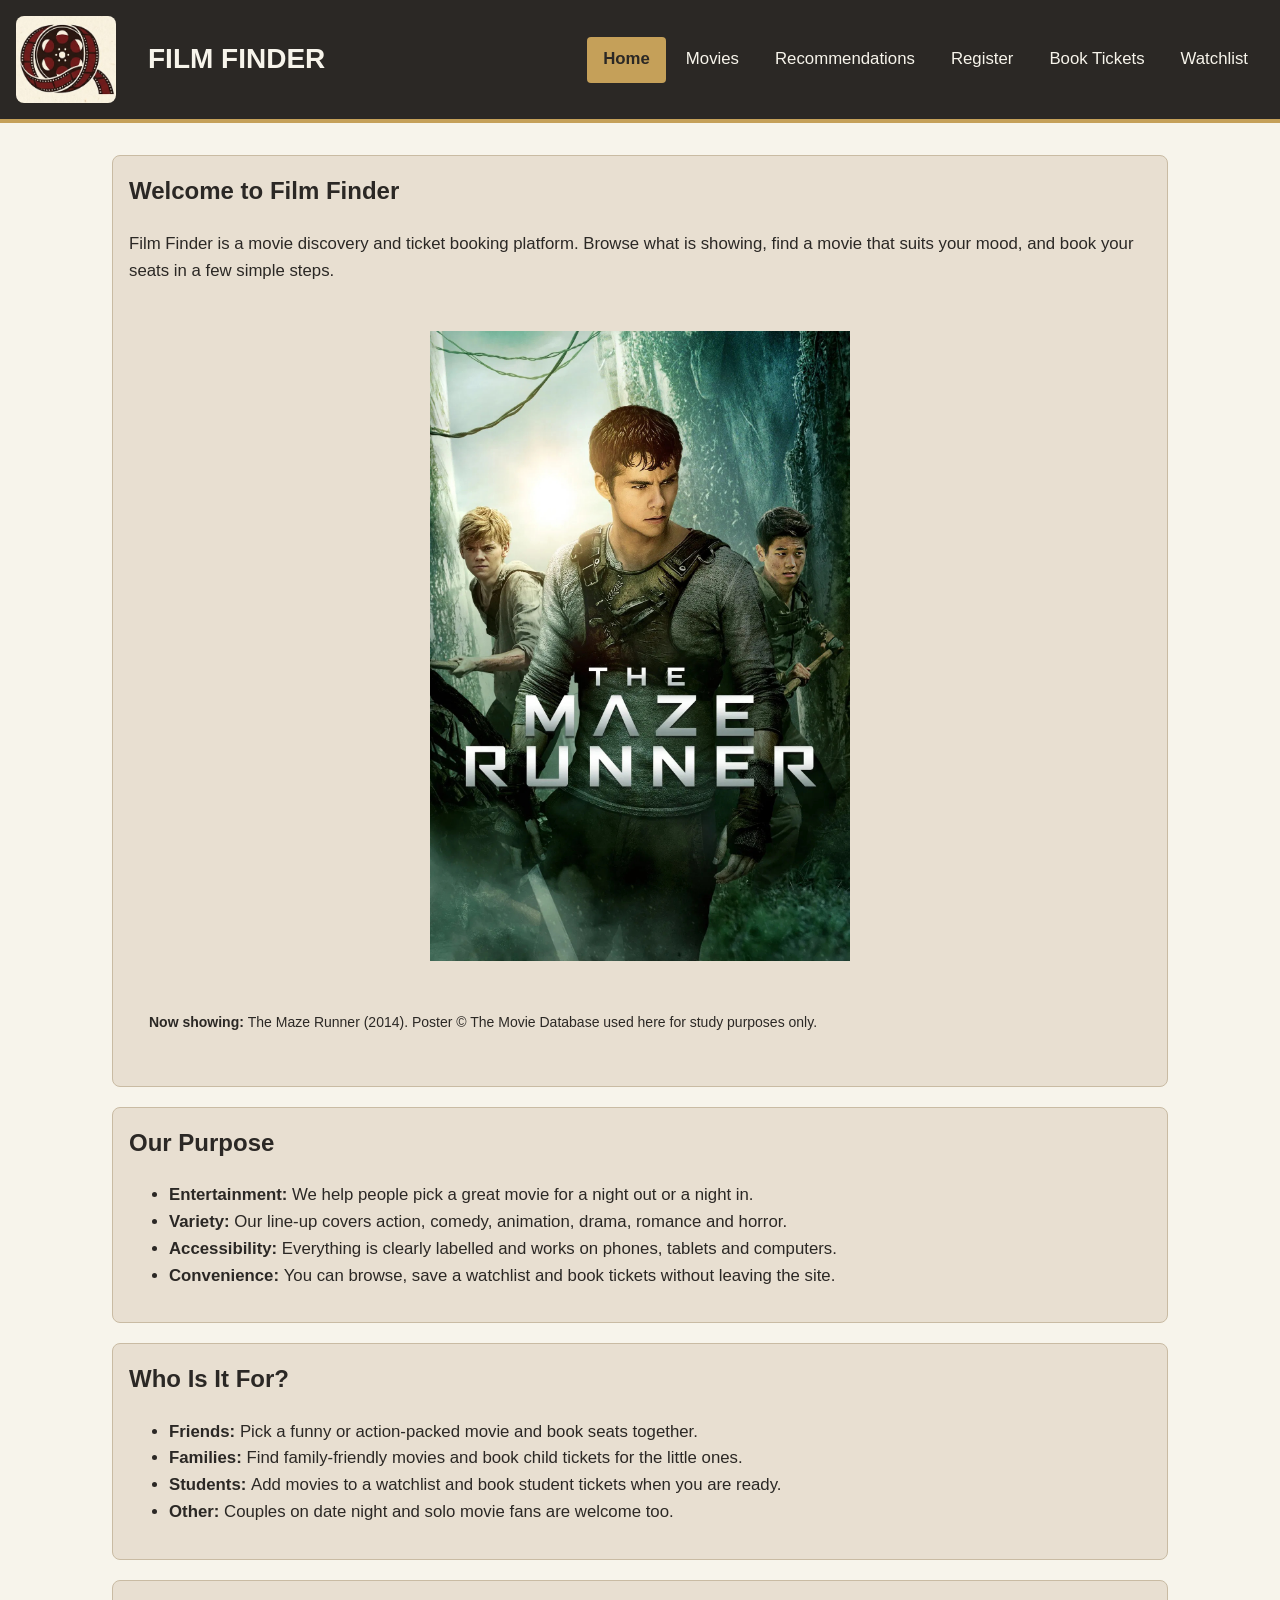
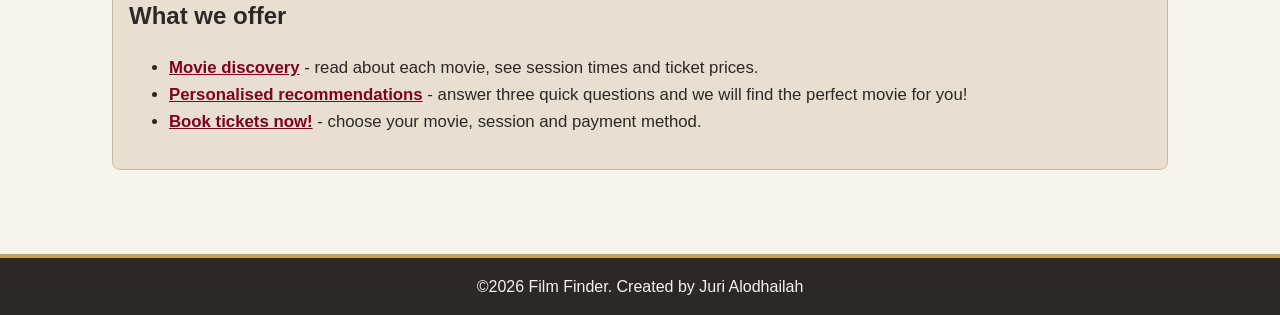
<file: index.html>
<!DOCTYPE html>
<html lang="en">
<head>
    <meta charset="UTF-8">
    <meta name="viewport" content="width=device-width, initial-scale=1.0">
    <meta name="description" content="Film Finder is a movie discovery and ticket booking website. Browse what is showing, get a recommendation and book your seats online.">
    <meta name="keywords" content="movies tickets booking">
    <meta name="author" content="Juri Alodhailah">
    
    <title>HOME | FILM FINDER</title>
    <!-- css and scripts are linked on every page -->
    <link rel="stylesheet" href="css/style.css">
    <script src="js/jquery.min.js"></script>
    <script src="js/script.js"></script>
</head>

<body>
    <!-- HEADER - logo, site name and main navigation (same on every page) -->
    <header>
        <img src="images/logo.png" alt="Film Finder logo">
        <h1>FILM FINDER</h1>

        <nav>
            <ul>
                <!-- class="active" highlights the page the user is on -->
                <li><a href="index.html" class="active">Home</a></li>
                <li><a href="movies.html">Movies</a></li>
                <li><a href="recommend.html">Recommendations</a></li>
                <li><a href="register.html">Register</a></li>
                <li><a href="booking.html">Book Tickets</a></li>
                <li><a href="watchlist.html">Watchlist</a></li>
            </ul>
        </nav>
    </header>

    <main>
        <section id="intro">
            <!-- welcome section with page image -->
            <h2>Welcome to Film Finder</h2>
            <p>Film Finder is a movie discovery and ticket booking platform. 
                Browse what is showing, find a movie that suits your 
                mood, and book your seats in a few simple steps.</p>

            <figure>
                <img src="images/movie1.jpg" alt="Movie poster for The Maze Runner showing 3 teenage boys between stone walls and vines">
                <figcaption><strong>Now showing: </strong>The Maze Runner (2014). Poster &copy; The Movie Database used here for study purposes only.</figcaption>
            </figure>
        </section>

        
        <!-- purpose and values of the platform -->
        <section id="purpose">
            <h2>Our Purpose </h2>
            <ul>
                <li><strong>Entertainment: </strong>We help people pick a great movie for a night out or a night in.</li>
                <li><strong>Variety: </strong>Our line-up covers action, comedy, animation, drama, romance and horror.</li>
                <li><strong>Accessibility: </strong>Everything is clearly labelled and works on phones, tablets and computers.</li>
                <li><strong>Convenience: </strong>You can browse, save a watchlist and book tickets without leaving the site.</li>
            </ul>
        </section>


        <!-- target users -->
        <section id="users">
            <h2>Who Is It For?</h2>
            <ul>
                <li><strong>Friends: </strong>Pick a funny or action-packed movie and book seats together.</li>
                <li><strong>Families: </strong>Find family-friendly movies and book child tickets for the little ones.</li>
                <li><strong>Students: </strong>Add movies to a watchlist and book student tickets when you are ready.</li>
                <li><strong>Other: </strong>Couples on date night and solo movie fans are welcome too.</li>
            </ul>
        </section>


        <!-- services, each linked to its page -->
        <section id="services">
            <h2>What we offer</h2>
            <ul>
                <li><a href="movies.html"><strong>Movie discovery</strong></a> - read about each movie, see session times and ticket prices.</li>
                <li><a href="recommend.html"><strong>Personalised recommendations</strong></a> - answer three quick questions and we will find the perfect movie for you!</li>
                <li><a href="booking.html"><strong>Book tickets now!</strong></a> - choose your movie, session and payment method.</li>             
            </ul>
        </section>
    </main>

    <!-- footer -->
    <footer>
        <p>&copy;2026 Film Finder. Created by Juri Alodhailah</p>
    </footer>

</body>
</html>
</file>
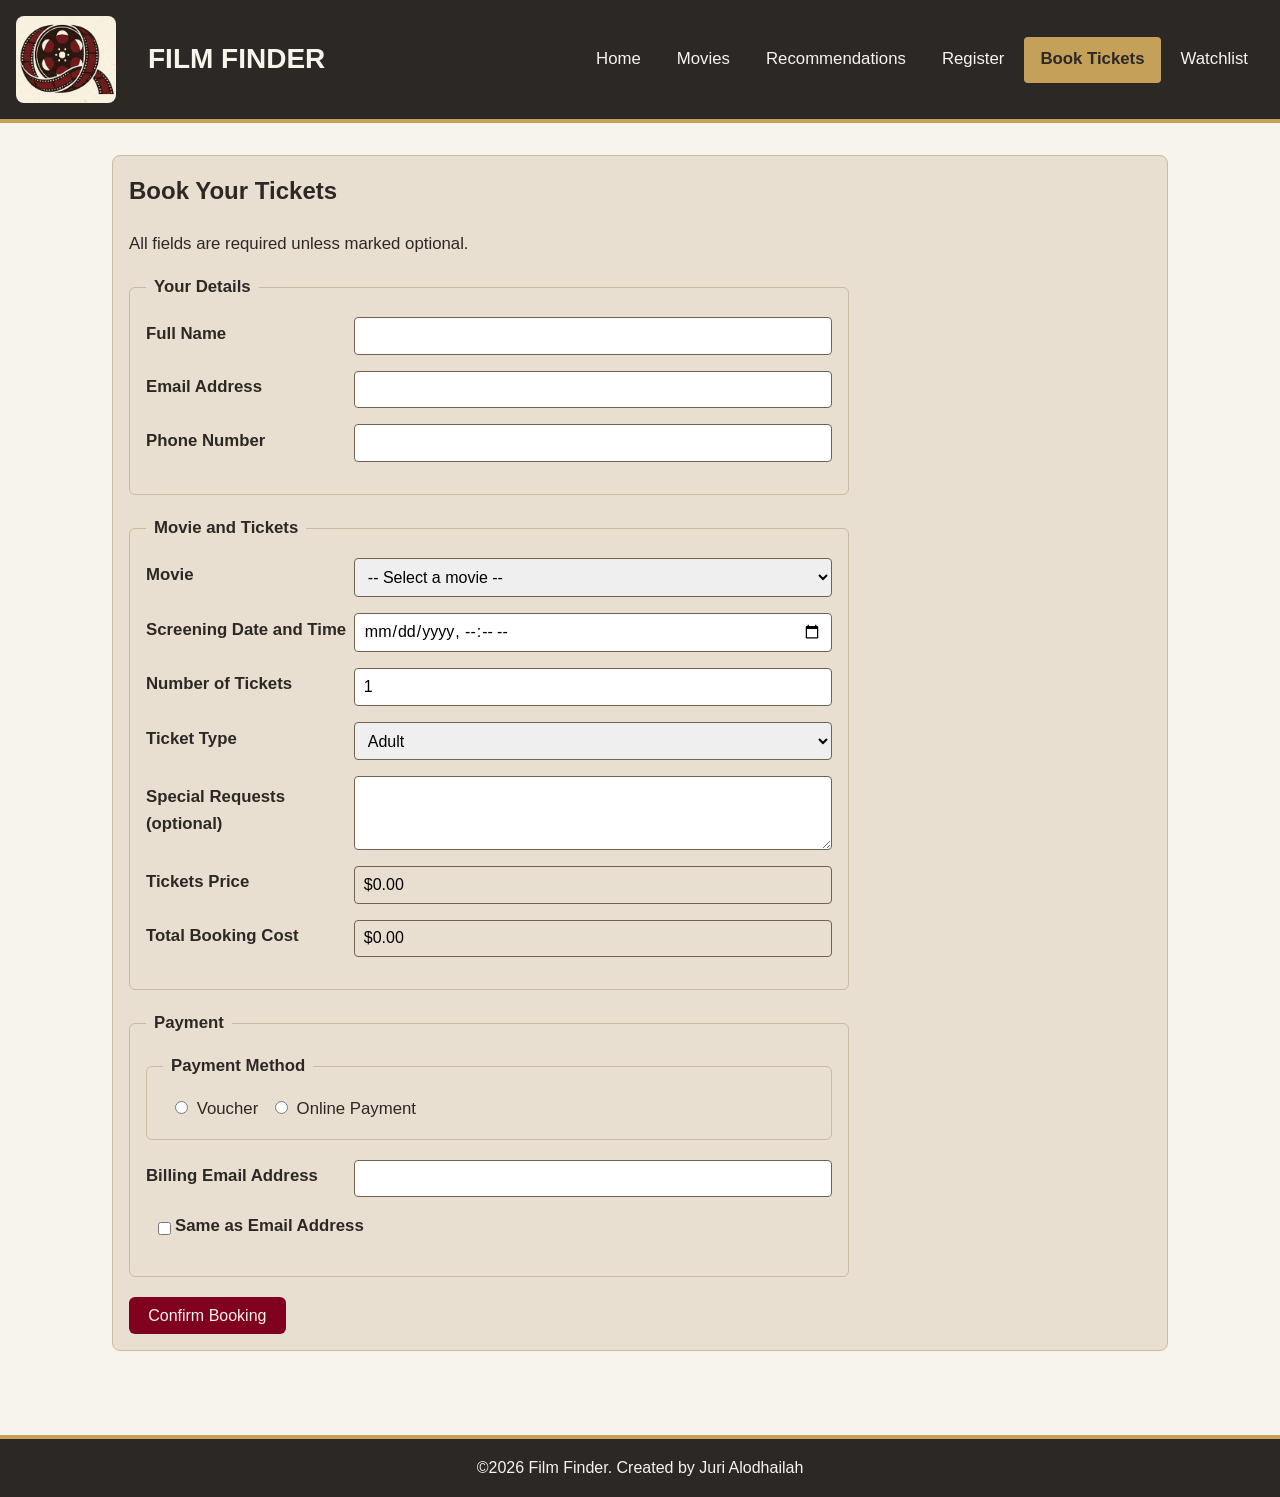
<file: booking.html>
<!DOCTYPE html>
<html lang="en">
<head>
    <meta charset="UTF-8">
    <meta name="viewport" content="width=device-width, initial-scale=1.0">
    <meta name="description" content="Book movie tickets online. Choose a movie, screening time, ticket type and pay by voucher or online payment.">
    <meta name="keywords" content="movies tickets booking">
    <meta name="author" content="Juri Alodhailah">
    
    <title>BOOK TICKETS | FILM FINDER</title>
    <!-- css and scripts are linked on every page -->
    <link rel="stylesheet" href="css/style.css">
    <script src="js/jquery.min.js"></script>
    <script src="js/script.js"></script>
</head>

<body>
    <!-- HEADER - logo, site name and main navigation (same on every page) -->
    <header>
        <img src="images/logo.png" alt="Film Finder logo">
        <h1>FILM FINDER</h1>

        <nav>
            <ul>
                <!-- class="active" highlights the page the user is on -->
                <li><a href="index.html">Home</a></li>
                <li><a href="movies.html">Movies</a></li>
                <li><a href="recommend.html">Recommendations</a></li>
                <li><a href="register.html">Register</a></li>
                <li><a href="booking.html" class="active">Book Tickets</a></li>
                <li><a href="watchlist.html">Watchlist</a></li>
            </ul>
        </nav>
    </header>

    <main>
        <section>
            <h2>Book Your Tickets</h2>
            <p>All fields are required unless marked optional.</p>

            <!-- novalidate turns off the browser's own checks so script.js can validate instead -->           
            <form id="bookingForm" method="post" action="http://mercury.swin.edu.au/it000000/cos10005/regtest.php" novalidate>
                
                <!-- customer details -->               
                <fieldset>
                    <legend>Your Details</legend>

                    <div class="form-row">
                        <label for="fullName">Full Name</label>
                        <input type="text" id="fullName" name="fullName">
                    </div>

                    <!--rule: valid email format-->
                    <div class="form-row">
                        <label for="email">Email Address</label>
                        <input type="text" id="email" name="email">
                    </div>

                    <!--rule: digits only, 10-->
                    <div class="form-row">
                        <label for="phone">Phone Number</label>
                        <input type="tel" id="phone" name="phone">
                    </div>
                </fieldset>

                <!-- movie, session and ticket details -->
                <fieldset>
                    <legend>Movie and Tickets</legend>

                    <!-- the options in this dropdown are loaded from movies.xml by script.js -->
                    <div class="form-row">
                        <label for="movie">Movie</label>
                        <select name="movie" id="movie">
                            <option value="">-- Select a movie --</option>
                        </select>
                        <!-- shown only if movies.xml cannot be loaded -->
                        <span class="error" id="movieError"></span>
                    </div>

                    <!-- rule: must not be in the past -->
                    <div class="form-row">
                        <label for="screening">Screening Date and Time</label>
                        <input type="datetime-local" id="screening" name="screening">
                    </div>

                    <!-- rule: must be greater than 0 -->
                    <div class="form-row">
                        <label for="tickets">Number of Tickets</label>
                        <input type="number" id="tickets" name="tickets" value="1" min="1">
                    </div>

                    <div class="form-row">
                        <label for="ticketType">Ticket Type</label>
                        <select name="ticketType" id="ticketType">
                            <option value="Adult">Adult</option>
                            <option value="Child">Child</option>
                            <option value="Student">Student</option>
                        </select>
                    </div>

                    <!-- optional field, so it is not validated -->
                    <div class="form-row">
                        <label for="requests">Special Requests (optional)</label>
                        <textarea name="requests" id="requests" rows="3"></textarea>
                    </div>

                    <!-- read-only: script.js works these out from the movie and number of tickets -->
                    <div class="form-row">
                        <label for="price">Tickets Price</label>
                        <input type="text" id="price" name="price" value="$0.00" readonly>
                    </div>

                    <div class="form-row">
                        <label for="totalCost">Total Booking Cost</label>
                        <input type="text" id="totalCost" name="totalCost" value="$0.00" readonly>
                    </div>
                </fieldset>

                <!-- payment details -->
                <fieldset>
                    <legend>Payment</legend>

                    <!-- payment method: the choice decides which fields below are shown -->
                    <fieldset>
                        <legend>Payment Method</legend>
                        <input type="radio" id="payVoucher" name="payment" value="Voucher">
                        <label for="payVoucher">Voucher</label>

                        <input type="radio" id="payOnline" name="payment" value="Online">
                        <label for="payOnline">Online Payment</label>
                    </fieldset>

                    <!-- shown only when Voucher is selected (12 digits, not validated) -->
                    <div id="voucherSection" class="hidden">
                        <div class="form-row">
                            <label for="voucherCode">Voucher Code (12 digits)</label>
                            <input type="text" id="voucherCode" name="voucherCode" maxlength="12">
                        </div>
                    </div>

                    <!-- shown only when Online Payment is selected -->
                    <div id="cardSection" class="hidden">
                        <div class="form-row">
                            <label for="cardType">Card Type</label>
                            <select name="cardType" id="cardType">
                                <option value="Visa">Visa</option>
                                <option value="Mastercard">Mastercard</option>
                                <option value="Amex">Amex</option>
                            </select>
                        </div>

                        <!-- rule: digits only, 16 for Visa/Mastercard, 15 for Amex -->
                        <div class="form-row">
                            <label for="cardNumber">Card Number</label>
                            <input type="text" id="cardNumber" name="cardNumber">
                        </div>
                    </div>

                        <!-- billing email: the checkbox copies the email above into this field -->
                        <div class="form-row">
                            <label for="billingEmail">Billing Email Address</label>
                            <input type="text" id="billingEmail" name="billingEmail">
                        </div>

                        <div class="form-row">
                            <input type="checkbox" id="sameEmail" name="sameEmail">
                            <label for="sameEmail">Same as Email Address</label>
                        </div>
                </fieldset>
                <button type="submit">Confirm Booking</button>
            </form>
        </section>
    </main>

    <!-- footer-->
    <footer>
        <p>&copy;2026 Film Finder. Created by Juri Alodhailah</p>
    </footer>

</body>
</html>
</file>
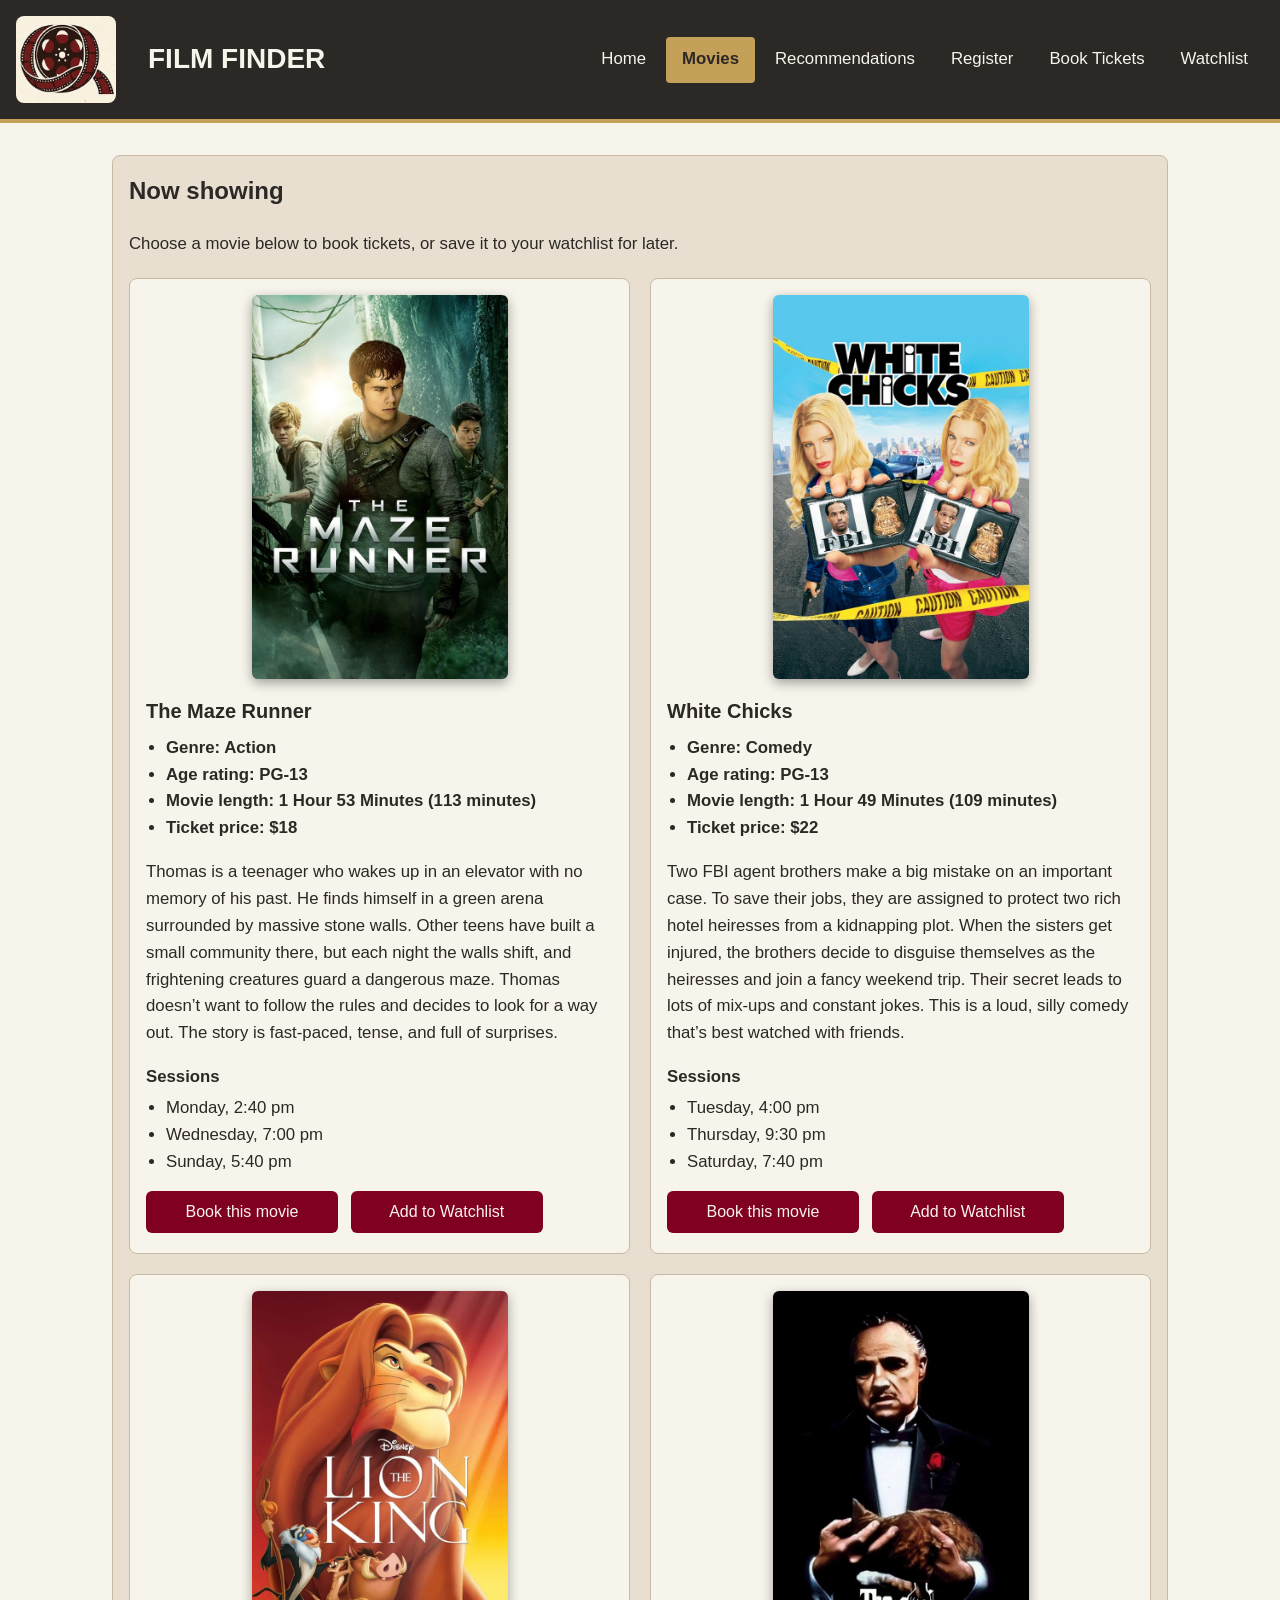
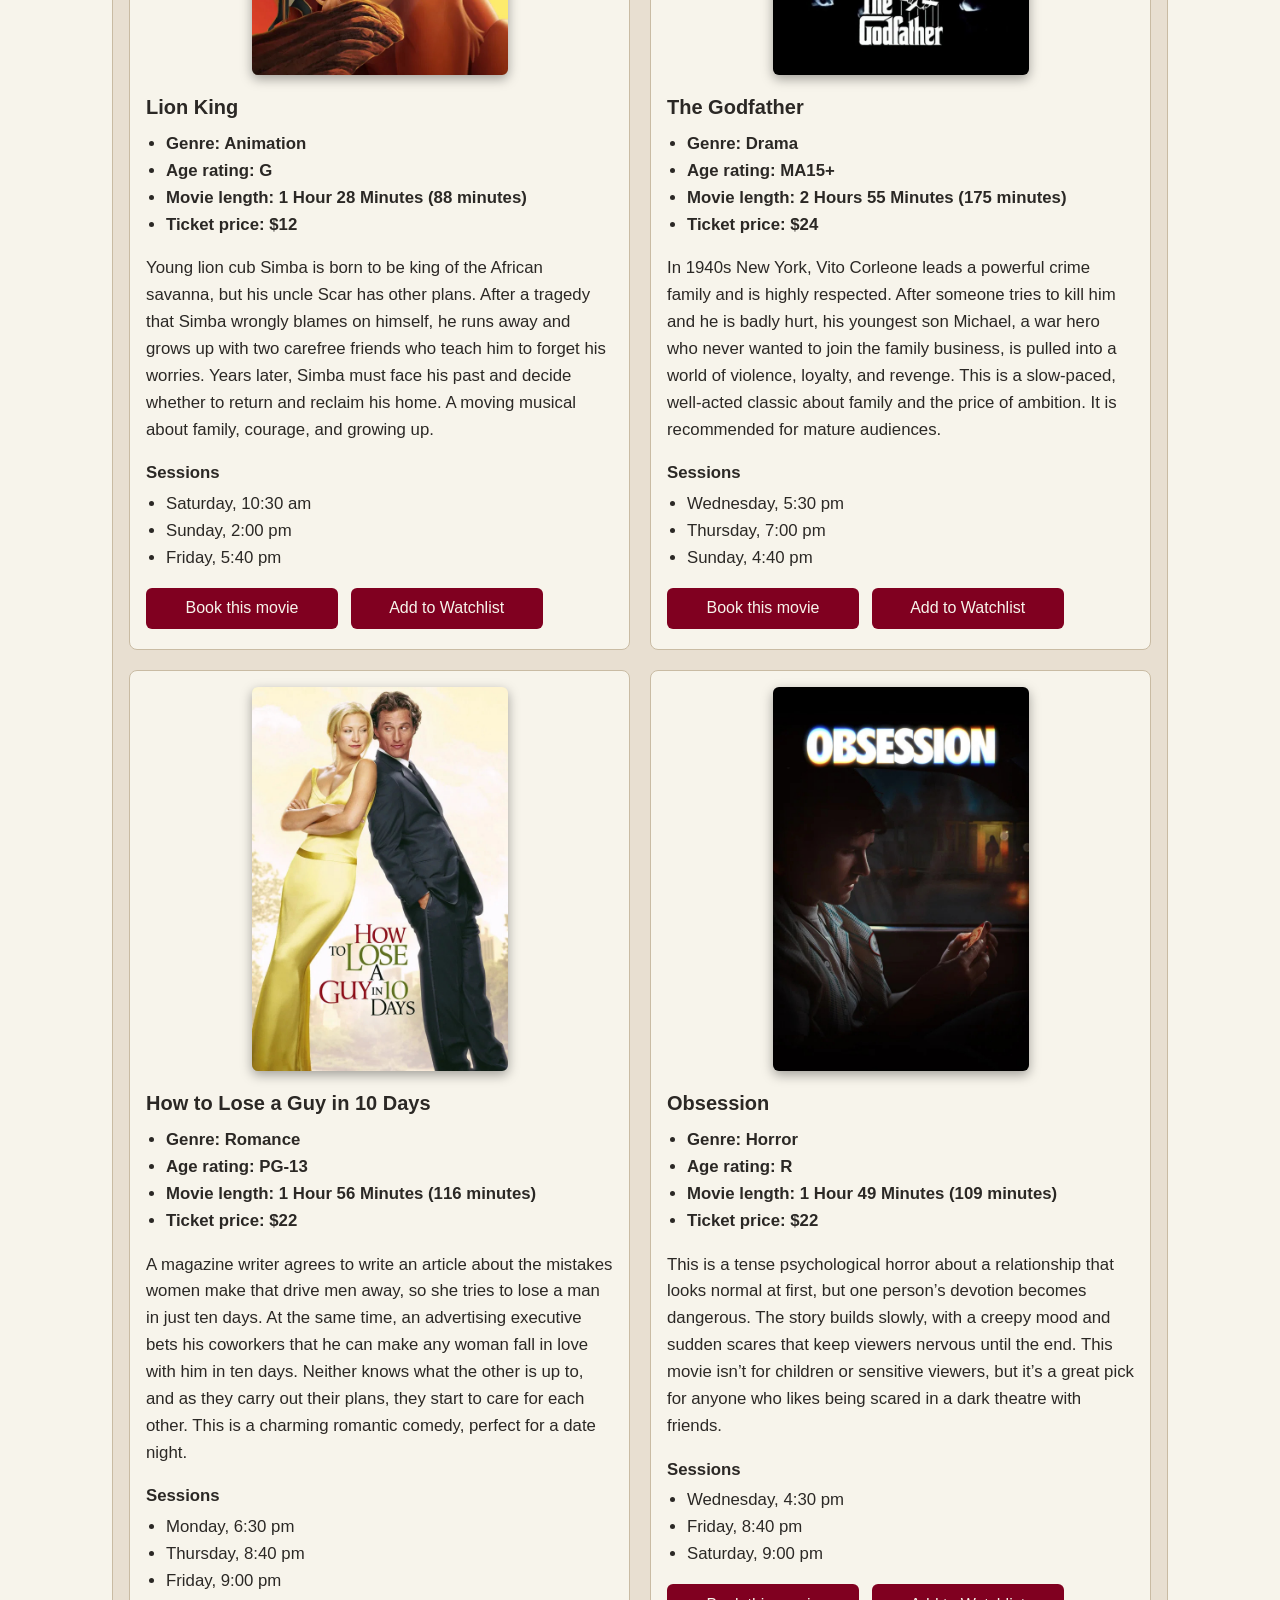
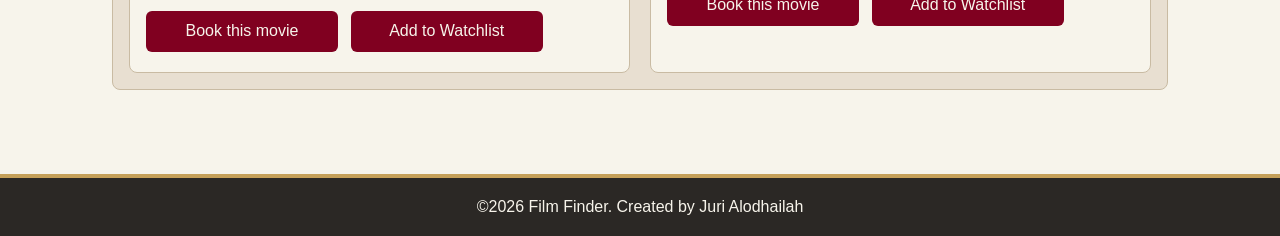
<file: movies.html>
<!DOCTYPE html>
<html lang="en">
<head>
    <meta charset="UTF-8">
    <meta name="viewport" content="width=device-width, initial-scale=1.0">
    <meta name="description" content="Browse the movies now showing, with session times and ticket prices.">
    <meta name="keywords" content="movies tickets booking">
    <meta name="author" content="Juri Alodhailah">
    
    <title>MOVIES | FILM FINDER</title>
    <!-- css and scripts are linked on every page -->
    <link rel="stylesheet" href="css/style.css">
    <script src="js/jquery.min.js"></script>
    <script src="js/script.js"></script>
</head>

<body>
    <!-- HEADER - logo, site name and main navigation (same on every page) -->
    <header>
        <img src="images/logo.png" alt="Film Finder logo">
        <h1>FILM FINDER</h1>

        <nav>
            <ul>
                <!-- class="active" highlights the page the user is on -->
                <li><a href="index.html">Home</a></li>
                <li><a href="movies.html" class="active">Movies</a></li>
                <li><a href="recommend.html">Recommendations</a></li>
                <li><a href="register.html">Register</a></li>
                <li><a href="booking.html">Book Tickets</a></li>
                <li><a href="watchlist.html">Watchlist</a></li>
            </ul>
        </nav>
    </header>

    <main>
        <!-- movie list: one card per movie (poster, details, description, sessions, buttons) -->
        <section id="movie-list">
            <h2>Now showing</h2>
            <p>Choose a movie below to book tickets, or save it to your watchlist for later.</p>

            <!-- movie 1-->
            <article class="movie-card" id="movie1">
                <img src="images/movie1.jpg" alt="Poster for The Maze Runner">
                <div class="movie-info">
                    <h3>The Maze Runner</h3>
                    <ul class="movie-details">
                        <li><strong>Genre: Action</strong></li>
                        <li><strong>Age rating: PG-13</strong></li>
                        <li><strong>Movie length: 1 Hour 53 Minutes (113 minutes)</strong></li>
                        <li><strong>Ticket price: $18</strong></li>
                    </ul>
                    <p>Thomas is a teenager who wakes up in an elevator with no memory of his past. He finds himself 
                        in a green arena surrounded by massive stone walls. Other teens have built a small community there, 
                        but each night the walls shift, and frightening creatures guard a dangerous maze. Thomas doesn’t want 
                        to follow the rules and decides to look for a way out. The story is fast-paced, tense, and full of 
                        surprises.</p>

                    <h4>Sessions</h4>
                    <ul class="sessions">
                        <li>Monday, 2:40 pm</li>
                        <li>Wednesday, 7:00 pm</li>
                        <li>Sunday, 5:40 pm</li>
                    </ul>

                    <!-- ?movie=Title is read by script.js to pre-fill the booking page -->
                    <a href="booking.html?movie=The+Maze+Runner" class="button">Book this movie</a>                 
                    
                    <!-- the data- attributes are saved to the watchlist by script.js -->
                    <button type="button" class="watch-btn" 
                        data-movie="The Maze Runner" 
                        data-genre="Action" 
                        data-rating="PG-13" 
                        data-price="18" 
                        data-image="images/movie1.jpg">Add to Watchlist</button> 
                </div>
            </article>

            <!-- movie 2-->
            <article class="movie-card" id="movie2">
                <img src="images/movie2.jpg" alt="Poster for White Chicks">
                <div class="movie-info">
                    <h3>White Chicks</h3>
                    <ul class="movie-details">
                        <li><strong>Genre: Comedy</strong></li>
                        <li><strong>Age rating: PG-13 </strong></li>
                        <li><strong>Movie length: 1 Hour 49 Minutes (109 minutes)</strong></li>
                        <li><strong>Ticket price: $22 </strong></li>
                    </ul>
                    <p>Two FBI agent brothers make a big mistake on an important case. To save their jobs, 
                        they are assigned to protect two rich hotel heiresses from a kidnapping plot. When 
                        the sisters get injured, the brothers decide to disguise themselves as the heiresses 
                        and join a fancy weekend trip. Their secret leads to lots of mix-ups and constant jokes. 
                        This is a loud, silly comedy that’s best watched with friends.</p>

                    <h4>Sessions</h4>
                    <ul class="sessions">
                        <li>Tuesday, 4:00 pm</li>
                        <li>Thursday, 9:30 pm</li>
                        <li>Saturday, 7:40 pm</li>
                    </ul>
                    <a href="booking.html?movie=White+Chicks" class="button">Book this movie</a>
                
                    <button type="button" class="watch-btn" 
                        data-movie="White Chicks" 
                        data-genre="Comedy" 
                        data-rating="PG-13" 
                        data-price="22" 
                        data-image="images/movie2.jpg">Add to Watchlist</button> 
          
                </div>
            </article>

            <!-- movie 3-->
            <article class="movie-card" id="movie3">
                <img src="images/movie3.jpg" alt="Poster for Lion King">
                <div class="movie-info">
                    <h3>Lion King</h3>
                    <ul class="movie-details">
                        <li><strong>Genre: Animation</strong></li>
                        <li><strong>Age rating: G</strong></li>
                        <li><strong>Movie length: 1 Hour 28 Minutes (88 minutes)</strong></li>
                        <li><strong>Ticket price: $12</strong></li>
                    </ul>
                    <p>Young lion cub Simba is born to be king of the African savanna, but his uncle Scar 
                        has other plans. After a tragedy that Simba wrongly blames on himself, he runs away 
                        and grows up with two carefree friends who teach him to forget his worries. Years 
                        later, Simba must face his past and decide whether to return and reclaim his home. A 
                        moving musical about family, courage, and growing up.</p>

                    <h4>Sessions</h4>
                    <ul class="sessions">
                        <li>Saturday, 10:30 am</li>
                        <li>Sunday, 2:00 pm</li>
                        <li>Friday, 5:40 pm</li>
                    </ul>
                    <a href="booking.html?movie=Lion+King" class="button">Book this movie</a>
                    <button type="button" class="watch-btn" 
                        data-movie="Lion King" 
                        data-genre="Animation" 
                        data-rating="G" 
                        data-price="12" 
                        data-image="images/movie3.jpg">Add to Watchlist</button> 
                </div>
            </article>

            <!-- movie 4-->
            <article class="movie-card" id="movie4">
                <img src="images/movie4.jpg" alt="Poster for The Godfather">
                <div class="movie-info">
                    <h3>The Godfather</h3>
                    <ul class="movie-details">
                        <li><strong>Genre: Drama</strong></li>
                        <li><strong>Age rating: MA15+</strong></li>
                        <li><strong>Movie length: 2 Hours 55 Minutes (175 minutes)</strong></li>
                        <li><strong>Ticket price: $24</strong></li>
                    </ul>
                    <p>In 1940s New York, Vito Corleone leads a powerful crime family and is highly respected. After 
                        someone tries to kill him and he is badly hurt, his youngest son Michael, a war hero who never 
                        wanted to join the family business, is pulled into a world of violence, loyalty, and revenge. 
                        This is a slow-paced, well-acted classic about family and the price of ambition. It is recommended 
                        for mature audiences.</p>

                    <h4>Sessions</h4>
                    <ul class="sessions">
                        <li>Wednesday, 5:30 pm</li>
                        <li>Thursday, 7:00 pm</li>
                        <li>Sunday, 4:40 pm</li>
                    </ul>
                    <a href="booking.html?movie=The+Godfather" class="button">Book this movie</a>
                    <button type="button" class="watch-btn" 
                        data-movie="The Godfather" 
                        data-genre="Drama" 
                        data-rating="MA15+" 
                        data-price="24" 
                        data-image="images/movie4.jpg">Add to Watchlist</button> 
                </div>
            </article>

            <!-- movie 5-->
            <article class="movie-card" id="movie5">
                <img src="images/movie5.jpg" alt="Poster for How to Lose a Guy in 10 Days">
                <div class="movie-info">
                    <h3>How to Lose a Guy in 10 Days</h3>
                    <ul class="movie-details">
                        <li><strong>Genre: Romance</strong></li>
                        <li><strong>Age rating: PG-13</strong></li>
                        <li><strong>Movie length: 1 Hour 56 Minutes (116 minutes)</strong></li>
                        <li><strong>Ticket price: $22</strong></li>
                    </ul>
                    <p>A magazine writer agrees to write an article about the mistakes women make that drive 
                        men away, so she tries to lose a man in just ten days. At the same time, an advertising 
                        executive bets his coworkers that he can make any woman fall in love with him in ten days. 
                        Neither knows what the other is up to, and as they carry out their plans, they start to 
                        care for each other. This is a charming romantic comedy, perfect for a date night.</p>

                    <h4>Sessions</h4>
                    <ul class="sessions">
                        <li>Monday, 6:30 pm</li>
                        <li>Thursday, 8:40 pm</li>
                        <li>Friday, 9:00 pm</li>
                    </ul>
                    <a href="booking.html?movie=How+to+Lose+a+Guy+in+10+Days" class="button">Book this movie</a>
                    <button type="button" class="watch-btn" 
                        data-movie="How to Lose a Guy in 10 Days" 
                        data-genre="Romance" 
                        data-rating="PG-13" 
                        data-price="22" 
                        data-image="images/movie5.jpg">Add to Watchlist</button> 
                </div>
            </article>

            <!-- movie 6-->
            <article class="movie-card" id="movie6">
                <img src="images/movie6.jpg" alt="Poster for Obsession">
                <div class="movie-info">
                    <h3>Obsession</h3>
                    <ul class="movie-details">
                        <li><strong>Genre: Horror</strong></li>
                        <li><strong>Age rating: R</strong></li>
                        <li><strong>Movie length: 1 Hour 49 Minutes (109 minutes)</strong></li>
                        <li><strong>Ticket price: $22</strong></li>
                    </ul>
                    <p>This is a tense psychological horror about a relationship that looks normal at first, but one person’s 
                        devotion becomes dangerous. The story builds slowly, with a creepy mood and sudden scares that keep viewers 
                        nervous until the end. This movie isn’t for children or sensitive viewers, but it’s a great pick for anyone 
                        who likes being scared in a dark theatre with friends.</p>

                    <h4>Sessions</h4>
                    <ul class="sessions">
                        <li>Wednesday, 4:30 pm</li>
                        <li>Friday, 8:40 pm</li>
                        <li>Saturday, 9:00 pm</li>
                    </ul>
                    <a href="booking.html?movie=Obsession" class="button">Book this movie</a>
                    <button type="button" class="watch-btn" 
                        data-movie="Obsession" 
                        data-genre="Horror" 
                        data-rating="R" 
                        data-price="22" 
                        data-image="images/movie6.jpg">Add to Watchlist</button>
                </div>
            </article>
        </section>
    </main>

    <!-- footer-->
    <footer>
        <p>&copy;2026 Film Finder. Created by Juri Alodhailah</p>
    </footer>

</body>
</html>
</file>
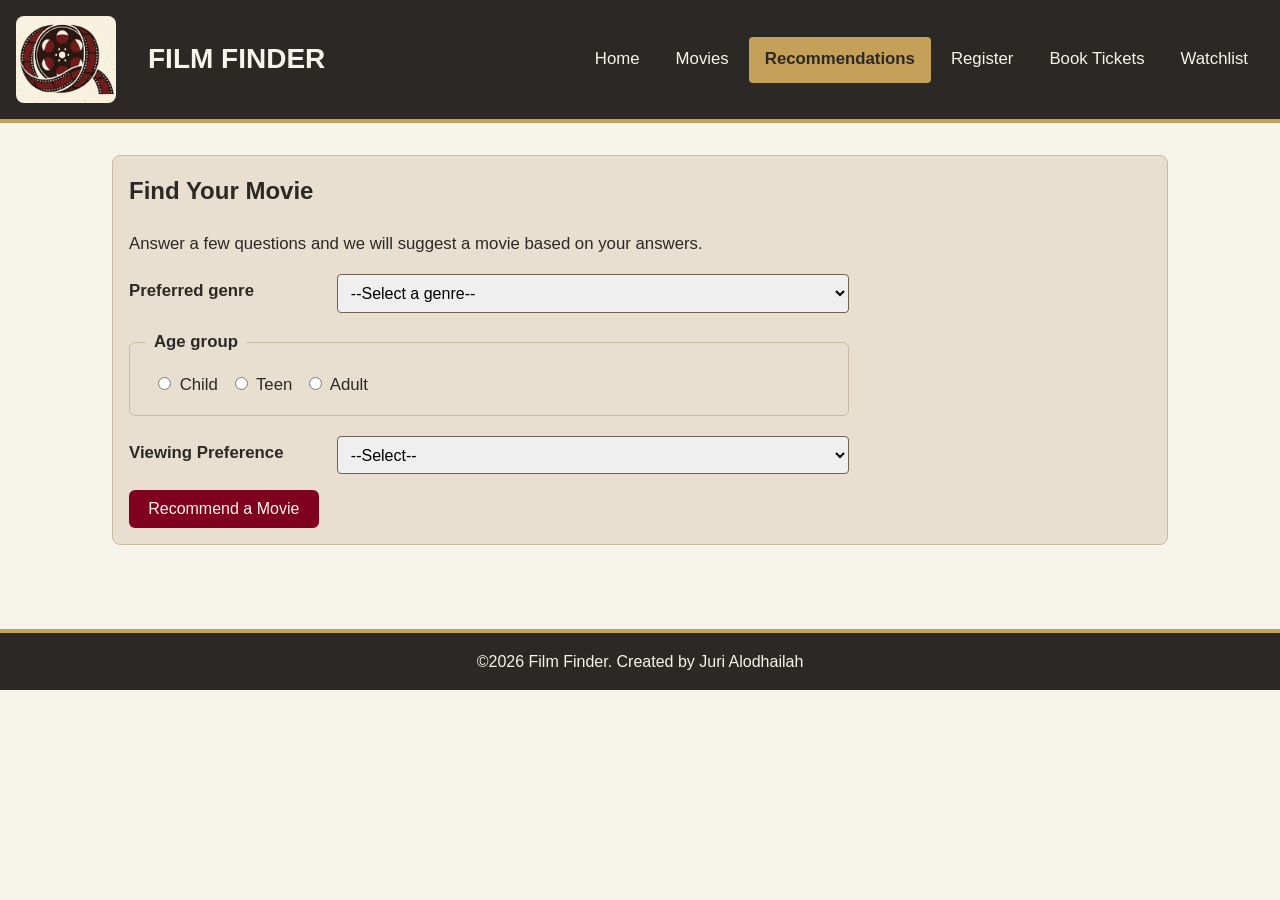
<file: recommend.html>
<!DOCTYPE html>
<html lang="en">
<head>
    <meta charset="UTF-8">
    <meta name="viewport" content="width=device-width, initial-scale=1.0">
    <meta name="description" content="Answer three quick questions about genre, age group and viewing preference and Film Finder will recommend a movie.">
    <meta name="keywords" content="movies tickets booking">
    <meta name="author" content="Juri Alodhailah">
    
    <title>RECOMMENDATIONS | FILM FINDER</title>
    <!-- css and scripts are linked on every page -->
    <link rel="stylesheet" href="css/style.css">
    <script src="js/jquery.min.js"></script>
    <script src="js/script.js"></script>
</head>

<body>
    <!-- HEADER - logo, site name and main navigation (same on every page) -->
    <header>
        <img src="images/logo.png" alt="Film Finder logo">
        <h1>FILM FINDER</h1>

        <nav>
            <ul>
                <!-- class="active" highlights the page the user is on -->
                <li><a href="index.html">Home</a></li>
                <li><a href="movies.html">Movies</a></li>
                <li><a href="recommend.html" class="active">Recommendations</a></li>
                <li><a href="register.html">Register</a></li>
                <li><a href="booking.html">Book Tickets</a></li>
                <li><a href="watchlist.html">Watchlist</a></li>
            </ul>
        </nav>
    </header>

    <main>
        <!-- recommendation form: genre, age group and viewing preference -->
        <section id="recommend-form-section">
            <h2>Find Your Movie</h2>
            <p>Answer a few questions and we will suggest a movie based on your answers.</p>
        
            <form id="recommendForm">
                <!-- question 1: preferred genre -->
                <div class="form-row">
                    <label for="genre">Preferred genre</label>
                    <select id="genre" name="genre">
                        <option value="">--Select a genre--</option>
                        <option value="Action">Action</option>
                        <option value="Comedy">Comedy</option>
                        <option value="Animation">Animation</option>
                        <option value="Drama">Drama</option>
                        <option value="Romance">Romance</option>
                        <option value="Horror">Horror</option>
                    </select>
                </div>

                <!-- question 2: age group -->
                <fieldset>
                    <legend>Age group</legend>
                    <input type="radio" id="ageChild" name="ageGroup" value="Child">
                    <label for="ageChild">Child</label>

                    <input type="radio" id="ageTeen" name="ageGroup" value="Teen">
                    <label for="ageTeen">Teen</label>
    
                    <input type="radio" id="ageAdult" name="ageGroup" value="Adult">
                    <label for="ageAdult">Adult</label>
                </fieldset>

                <!-- question 3: viewing preference -->
                <div class="form-row">
                    <label for="viewing">Viewing Preference</label>
                    <select id="viewing" name="viewing">
                        <option value="">--Select--</option>
                        <option value="Family">Family</option>
                        <option value="Date Night">Date Night</option>
                        <option value="Friends">Friends</option>
                        <option value="Solo">Solo</option>
                    </select>
                </div>

                <!-- script.js writes a message here if a question is not answered -->
                <p class="error" id="recommendError"></p>
                <button type="submit">Recommend a Movie</button>
            </form>
        </section>

        <!-- result: hidden until the user gets a recommendation (script.js fills it in) -->
        <section id="recommend-result" class="hidden">
            <h2>Your Recommendation</h2>
            <h3 id="resultTitle">Your movie</h3>
            <p id="resultReason"></p>

            <!-- the link is updated by script.js so the movie is pre-filled on the booking page -->
            <a id="resultBookLink" href="booking.html" class="button">Book this Movie</a>
        </section>
    </main>

    <!-- footer-->
    <footer>
        <p>&copy;2026 Film Finder. Created by Juri Alodhailah</p>
    </footer>

</body>
</html>
</file>
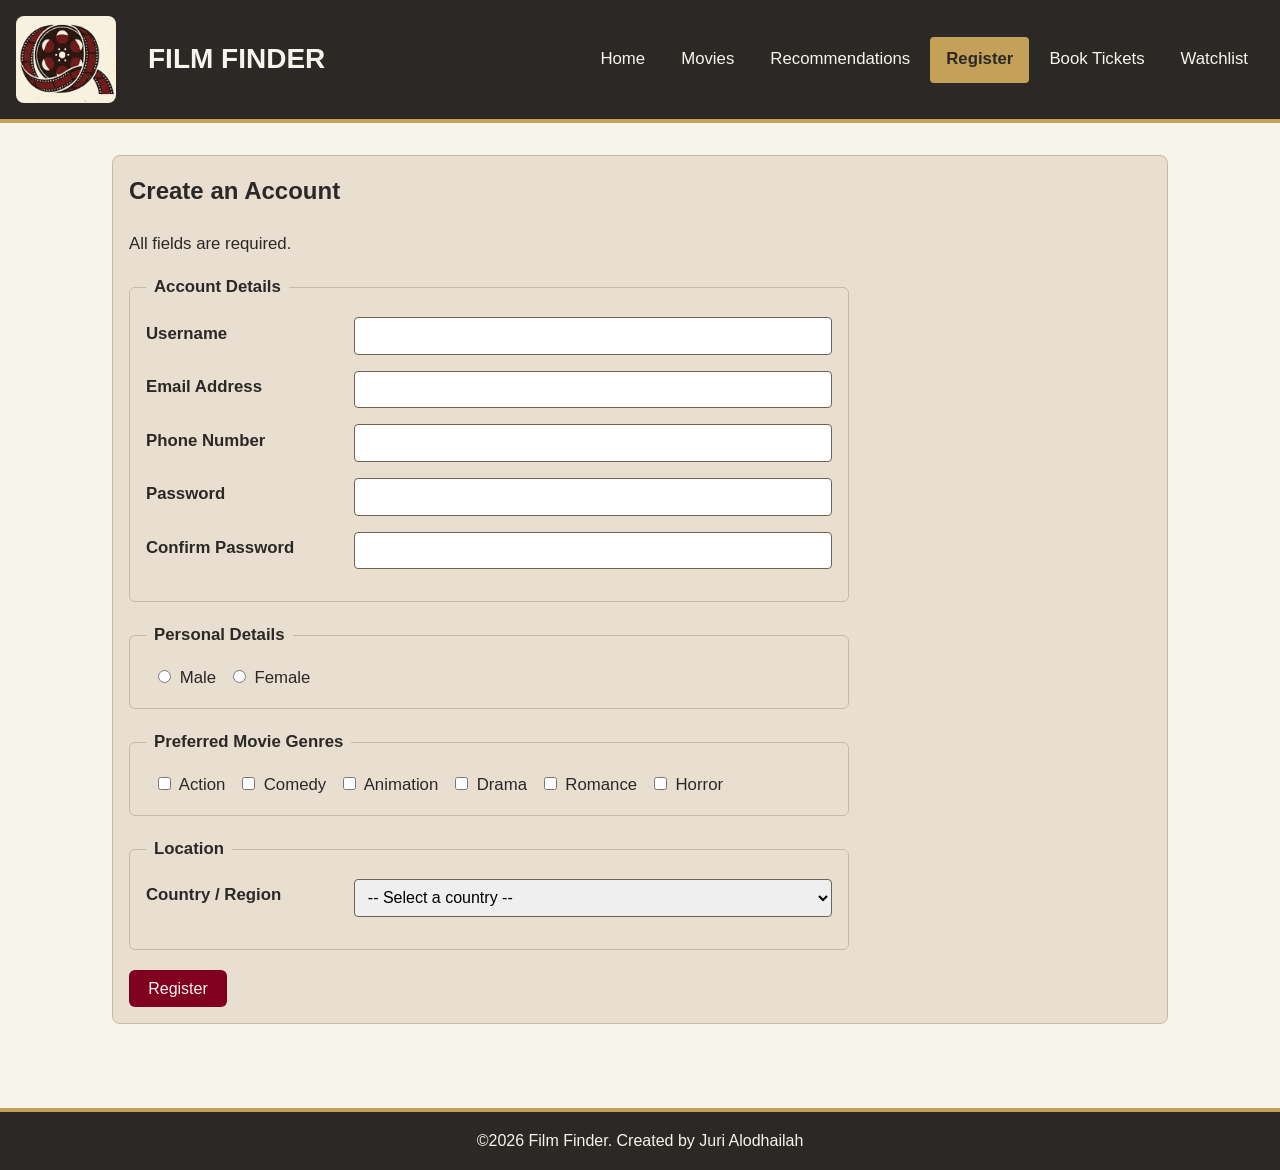
<file: register.html>
<!DOCTYPE html>
<html lang="en">
<head>
    <meta charset="UTF-8">
    <meta name="viewport" content="width=device-width, initial-scale=1.0">
    <meta name="description" content="Create a Film Finder account">
    <meta name="keywords" content="movies tickets booking">
    <meta name="author" content="Juri Alodhailah">
    
    <title>REGISTER | FILM FINDER</title>
    <!-- css and scripts are linked on every page -->
    <link rel="stylesheet" href="css/style.css">
    <script src="js/jquery.min.js"></script>
    <script src="js/script.js"></script>
</head>

<body>
    <!-- HEADER - logo, site name and main navigation (same on every page) -->
    <header>
        <img src="images/logo.png" alt="Film Finder logo">
        <h1>FILM FINDER</h1>

        <nav>
            <ul>
                <!-- class="active" highlights the page the user is on -->
                <li><a href="index.html">Home</a></li>
                <li><a href="movies.html">Movies</a></li>
                <li><a href="recommend.html">Recommendations</a></li>
                <li><a href="register.html" class="active">Register</a></li>
                <li><a href="booking.html">Book Tickets</a></li>
                <li><a href="watchlist.html">Watchlist</a></li>
            </ul>
        </nav>
    </header>

    <main>
        <section>
            <h2>Create an Account</h2>
            <p>All fields are required.</p>

            <!-- novalidate turns off the browser's own checks so script.js can validate instead -->           
            <form id="regform" method="post" action="http://mercury.swin.edu.au/it000000/cos10005/regtest.php" novalidate>
                
                <fieldset>
                    <legend>Account Details</legend>
                    <!--rule: min 5 characters, letters/numbers/underscores only-->
                    <div class="form-row">
                        <label for="username">Username</label>
                        <input type="text" id="username" name="username">
                    </div>

                    <!--rule: valid email format-->
                    <div class="form-row">
                        <label for="email">Email Address</label>
                        <input type="text" id="email" name="email">
                    </div>

                    <!--rule: digits only, 8-15-->
                    <div class="form-row">
                        <label for="phone">Phone Number</label>
                        <input type="tel" id="phone" name="phone">
                    </div>

                    <!--rule: password min 10 characters with uppercase, lowercase, number and special character-->
                    <div class="form-row">
                        <label for="password">Password</label>
                        <input type="password" id="password" name="password">
                    </div>

                    <!--rule: passwords must match-->
                    <div class="form-row">
                        <label for="confirmPassword">Confirm Password</label>
                        <input type="password" id="confirmPassword" name="confirmPassword">
                    </div>
                </fieldset>

                <!-- gender: one must be chosen -->
                <fieldset>
                    <legend>Personal Details</legend>
                    <input type="radio" id="genderM" name="gender" value="Male">
                    <label for="genderM">Male</label>

                    <input type="radio" id="genderF" name="gender" value="Female">
                    <label for="genderF">Female</label>
                </fieldset>

                <!-- preferred genres: at least one must be ticked -->
                <fieldset>
                    <legend>Preferred Movie Genres</legend>
                    <input type="checkbox" id="genAction" name="genres" value="Action">
                    <label for="genAction">Action</label>

                    <input type="checkbox" id="genComedy" name="genres" value="Comedy">
                    <label for="genComedy">Comedy</label>

                    <input type="checkbox" id="genAnimation" name="genres" value="Animation">
                    <label for="genAnimation">Animation</label>

                    <input type="checkbox" id="genDrama" name="genres" value="Drama">
                    <label for="genDrama">Drama</label>

                    <input type="checkbox" id="genRomance" name="genres" value="Romance">
                    <label for="genRomance">Romance</label>

                    <input type="checkbox" id="genHorror" name="genres" value="Horror">
                    <label for="genHorror">Horror</label>
                </fieldset>

                <!-- country: one must be chosen -->               
                <fieldset>
                    <legend>Location</legend>
                    <div class="form-row">
                        <label for="country">Country / Region</label>
                        <select name="country" id="country">
                            <option value="">-- Select a country --</option>
                            <option value="Australia">Australia</option>
                            <option value="New Zealand">New Zealand</option>
                            <option value="United Kingdom">United Kingdom</option>
                            <option value="United States">United States</option>
                            <option value="Other">Other</option>
                        </select>
                        <span class="error" id="countryError"></span>
                    </div>
                </fieldset>

                <button type="submit">Register</button>
            </form>
        </section>
    </main>

    <!-- footer -->
    <footer>
        <p>&copy;2026 Film Finder. Created by Juri Alodhailah</p>
    </footer>

</body>
</html>
</file>
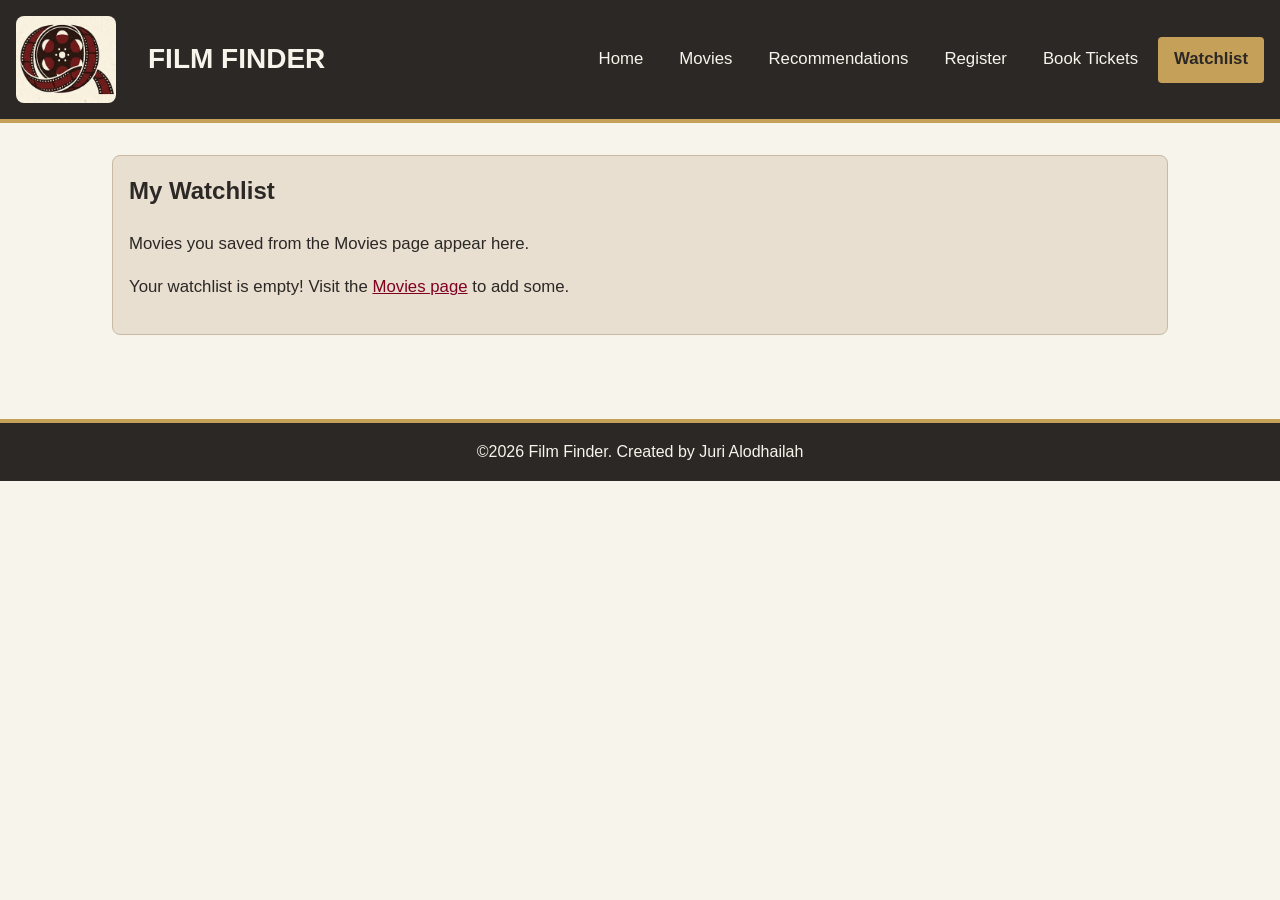
<file: watchlist.html>
<!DOCTYPE html>
<html lang="en">
<head>
    <meta charset="UTF-8">
    <meta name="viewport" content="width=device-width, initial-scale=1.0">
    <meta name="description" content="View and manage the movies you have saved to your Film Finder watchlist.">
    <meta name="keywords" content="movies tickets booking">
    <meta name="author" content="Juri Alodhailah">
    
    <title>WATCHLIST | FILM FINDER</title>
    <!-- css and scripts are linked on every page -->
    <link rel="stylesheet" href="css/style.css">
    <script src="js/jquery.min.js"></script>
    <script src="js/script.js"></script>
</head>

<body>
    <!-- HEADER - logo, site name and main navigation (same on every page) -->
    <header>
        <img src="images/logo.png" alt="Film Finder logo">
        <h1>FILM FINDER</h1>

        <nav>
            <ul>
                <!-- class="active" highlights the page the user is on -->
                <li><a href="index.html">Home</a></li>
                <li><a href="movies.html">Movies</a></li>
                <li><a href="recommend.html">Recommendations</a></li>
                <li><a href="register.html">Register</a></li>
                <li><a href="booking.html">Book Tickets</a></li>
                <li><a href="watchlist.html" class="active">Watchlist</a></li>
            </ul>
        </nav>
    </header>

    <main>
        <!-- watchlist: movie cards are drawn here by script.js from sessionStorage -->
        <section>
            <h2>My Watchlist</h2>
            <p>Movies you saved from the Movies page appear here.</p>
            
            <!-- shown by script.js when the watchlist is empty -->
            <p id="emptyMessage" class="hidden">Your watchlist is empty! Visit the <a href="movies.html">Movies page</a> to add some.</p>
        
            <!-- script.js fills this div with one card per saved movie -->
            <div id="watchlistItems"></div>
        </section>
    </main>

    <!-- footer-->
    <footer>
        <p>&copy;2026 Film Finder. Created by Juri Alodhailah</p>
    </footer>

</body>
</html>
</file>
<file: css/style.css>
/*--- COLOURS ---*/
:root {
    --dark: #2B2825;        /*header , footer*/
    --light-bg: #F7F4EB; 
    --white: #F7F4EB;
    --sepia: #E8DFD1;   /* section background */
    --text: #2B2825;
    --accent: #800020;      /* buttons, errors*/
    --accent-dark: #5C0017;     /*button hover*/
    --highlight: #C5A059;       /*current page on nav*/
    --link: #800020; 
    --border: #C9BBA3;
}

/*--- BASE STYLES ---*/
* {
    box-sizing: border-box;
}

body {
    margin: 0;
    font-family: Arial, Helvetica, sans-serif;
    font-size: 1rem;    /*16px*/
    line-height: 1.6;
    color: var(--text);
    background-color: var(--light-bg);
}

img {
    max-width: 100%;
    height: auto;
}

/*--- HEADER AND NAV ---*/

header {
    background-color: var(--dark);
    border-bottom: 4px solid var(--highlight);
    color: var(--white);
    padding: 1rem;
    text-align: center;
}

header img {
    width: 80px;        /*logo size*/
    height: auto;
    border-radius: 8px;
}

header h1 {
    margin: 0.25rem 0 0.75rem;
    padding: 1rem;
    font-size: 1.75rem;
    color: var(--light-bg);
}

nav ul {
    list-style: none;
    margin: 0;
    padding: 0;
    display: flex;
    flex-direction: column;     /* on mobile the links are stacked in a column */ 
    gap: 0.25rem;
}

nav a {
    display: block;
    padding: 0.6rem 1rem;
    color: var(--white);
    text-decoration: none;
    border-radius: 4px;
}

nav a:hover, nav a:focus {
    background-color: #4A4038;
    text-decoration: underline;
}

nav a:focus{
    outline-color: var(--highlight);
}

/* highlights the page the user is currently on (class = "active" is on html)*/
nav a.active {
    background-color: var(--highlight);
    color: var(--dark);
    font-weight: bolder;
}

/*--- MAIN CONTENT , HEADINGS , LINKS ---*/

main {
    padding: 1rem;
    max-width: 70rem;
    margin: 0 auto;     /* centers the content on wide screens*/
}

section {
    background-color: var(--sepia);
    border: 1px solid var(--border);
    border-radius: 8px;
    padding: 1rem;
    margin-bottom: 1.25rem;
}

h2 {
    margin-top: 0;
    font-size: 1.5rem;
}

h3 {
    font-size: 1.25rem;
    margin: 0 0 0.5rem;
}

h4 {
    font-size: 1.05rem;
    margin: 0.75rem 0 0.25rem;
}

a {
    color: var(--link);
}

figure {
    margin: 1rem 0;
}

figure img {
    display: block;
    max-width: 30rem;
    padding: 30px;
    margin: 0 auto;
}

figcaption {
    font-size: 0.875rem; 
    padding: 20px;
}

main a:not(.button):hover,
main a:not(.button):focus {
    color: rgb(238, 32, 32);
}

/*--- BUTTONS ---*/
.button , button {
    display: inline-block;
    padding: 0.6rem 1.2rem;
    font-size: 1rem;
    font-family: inherit;
    color: var(--white);
    background-color: var(--accent);
    border: none;
    border-radius: 6px;
    text-decoration: none;
    cursor: pointer;
}

.button:hover, .button:focus, 
button:hover, button:focus {
    background-color: var(--accent-dark);
}

/*--- MOVIE CARDS ---*/
.movie-card {
    border: 1px solid var(--border); 
    border-radius: 8px;
    background-color: var(--white); 
    margin-bottom: 1.25rem;
    overflow: hidden;   /* keeps the poster inside the rounded corners */
}

/* poster is centred above the movie information */
.movie-card img {
    display: block;
    width: 100%;
    max-width: 16rem;
    height: auto;
    margin: 1rem auto 0;
    border-radius: 6px;
    box-shadow: 0 4px 12px rgba(0, 0, 0, 0.35);
    background-color: var(--border);
}

.movie-info {
    padding: 1rem;
}

.movie-details, .sessions {
    margin: 0 0 0.75rem; 
    padding-left: 1.25rem;
}

/* "Book this movie", "Add to Watchlist" and "Remove" all get the same size */
.movie-info .button,
.movie-info button {  
    width: 12rem;
    padding: 0.6rem 0.5rem;
    font-size: 1rem;     
    line-height: 1.4;     
    text-align: center;
    vertical-align: middle;
    margin: 0.25rem 0.5rem 0.25rem 0;
}

.remove-btn {
    background-color: #4A4038;
}

/*--- FORM ---*/
form {
    max-width: 45rem;
}

fieldset {
    border: 1px solid var(--border);
    border-radius: 6px;
    margin: 0 0 1.25rem;
    padding: 1rem;
}

legend {
    font-weight: bold;
    padding: 0 0.5rem;
}

/* on mobile the label sits above its input */
.form-row {
    display: flex;
    flex-direction: column;
    margin-bottom: 1rem;
}

.form-row label {
    font-weight: bold;
    margin-bottom:0.25rem;
}

input[type="text"],
input[type="email"],
input[type="tel"],
input[type="password"],
input[type="number"],
input[type="datetime-local"],
select,
textarea {
    width: 100%;
    padding: 0.55rem;
    font-size: 1rem;
    font-family: inherit;
    border: 1px solid #6F6254;
    border-radius: 4px;
}

input[type="radio"],
input[type="checkbox"] {
    margin: 0 0.25rem 0 0.75rem;
}

/* clear outline so keyboard users can see where they are */
input:focus,
select:focus,
textarea:focus,
a:focus,
button:focus {
    outline: 3px solid var(--accent);
    outline-offset: 2px;
}

input[readonly]{
    background-color: var(--sepia);
}

.error {
    display: block;
    margin-top: 0.25rem;
    font-size: 1rem;
    font-weight: bold;
    color: var(--accent);
}

.error:empty {
    display: none;
}

/*--- ERROR POP-UP (built by showErrors() in script.js) ---*/
#scrnOverlay {
    position: fixed;
    top: 0;
    left: 0;
    width: 100%;
    height: 100%;
    background-color: rgba(0, 0, 0, 0.6);   /* dark screen that blocks the form */
    z-index: 100;
    visibility: hidden;                     /* script.js sets it to visible */
}
 
#errWin {
    font-family: Arial, Helvetica, sans-serif;
    color: var(--text);
    position: fixed;
    top: 50%;                   /* script.js sets margin-top to centre it vertically */
    left: 50%;
    transform: translateX(-50%);
    width: 90%;
    max-width: 28rem;
    padding: 1rem;
    overflow-y: auto;
    background-color: var(--white);
    border: 3px solid var(--accent);
    border-radius: 8px;
    z-index: 101;
    display: none;
}
 
#errWin ul {
    margin: 0 0 1rem;
    padding-left: 1.25rem;
}

/*--- FOOTER ---*/
footer {
    background-color: var(--dark);
    color: var(--white); 
    text-align: center;
    padding: 1rem; 
    margin-top: 2rem;
    border-top: 4px solid var(--highlight);
}

footer p {
    margin: 0; 
    font-size: 1rem;
}

/* used to hide things until script.js shows them */
.hidden {
    display: none;
}

/*--- TABLET (768px and up)---*/
@media (min-width: 768px) {

    /* logo, title and nav sit in one row */
    header {
        display: flex;
        flex-wrap: wrap; 
        align-items: center; 
        justify-content: space-between;
        text-align: left;
    }

    header h1 {
        margin: 0 auto 0 1rem;
    }

    nav ul {
        flex-direction: row; 
        flex-wrap: wrap; 
    }

/*--- FORM ROW ---*/
    /* form rows: label on the left, input on the right */
    .form-row{
        flex-direction: row;
        flex-wrap: wrap;
        align-items: center;
    }

    .form-row label {
        width: 13rem;
        font-weight: bold;
        margin-bottom:0.25rem;
    }

    .form-row input[type="text"],
    .form-row input[type="email"],
    .form-row input[type="tel"],
    .form-row input[type="password"],
    .form-row input[type="number"],
    .form-row input[type="datetime-local"],
    .form-row select,
    .form-row textarea {
        width: calc(100% - 13rem);
    }

    .form-row .error {
        width: 100%;
        padding-left: 13rem;
    }
}

/*--- DESKTOP (1024 and up)---*/
@media (min-width: 1024px) {
    body {
        font-size: 1.05rem;
    }

    main {
        padding: 2rem;
    }

    /* movie cards and watchlist cards in two columns */
    #movie-list,
    #watchlistItems {
        display: grid;
        grid-template-columns: 1fr 1fr;
        gap: 1.25rem;
    }

    /* the heading and intro text span both columns */
    #movie-list > h2,
    #movie-list > p {
        grid-column: 1 / -1;
        margin: 0;
    }

    #movie-list .movie-card,
    #watchlistItems .movie-card {
        margin-bottom: 0;
    }

    header img {
        width: 100px;
    }
}
</file>
